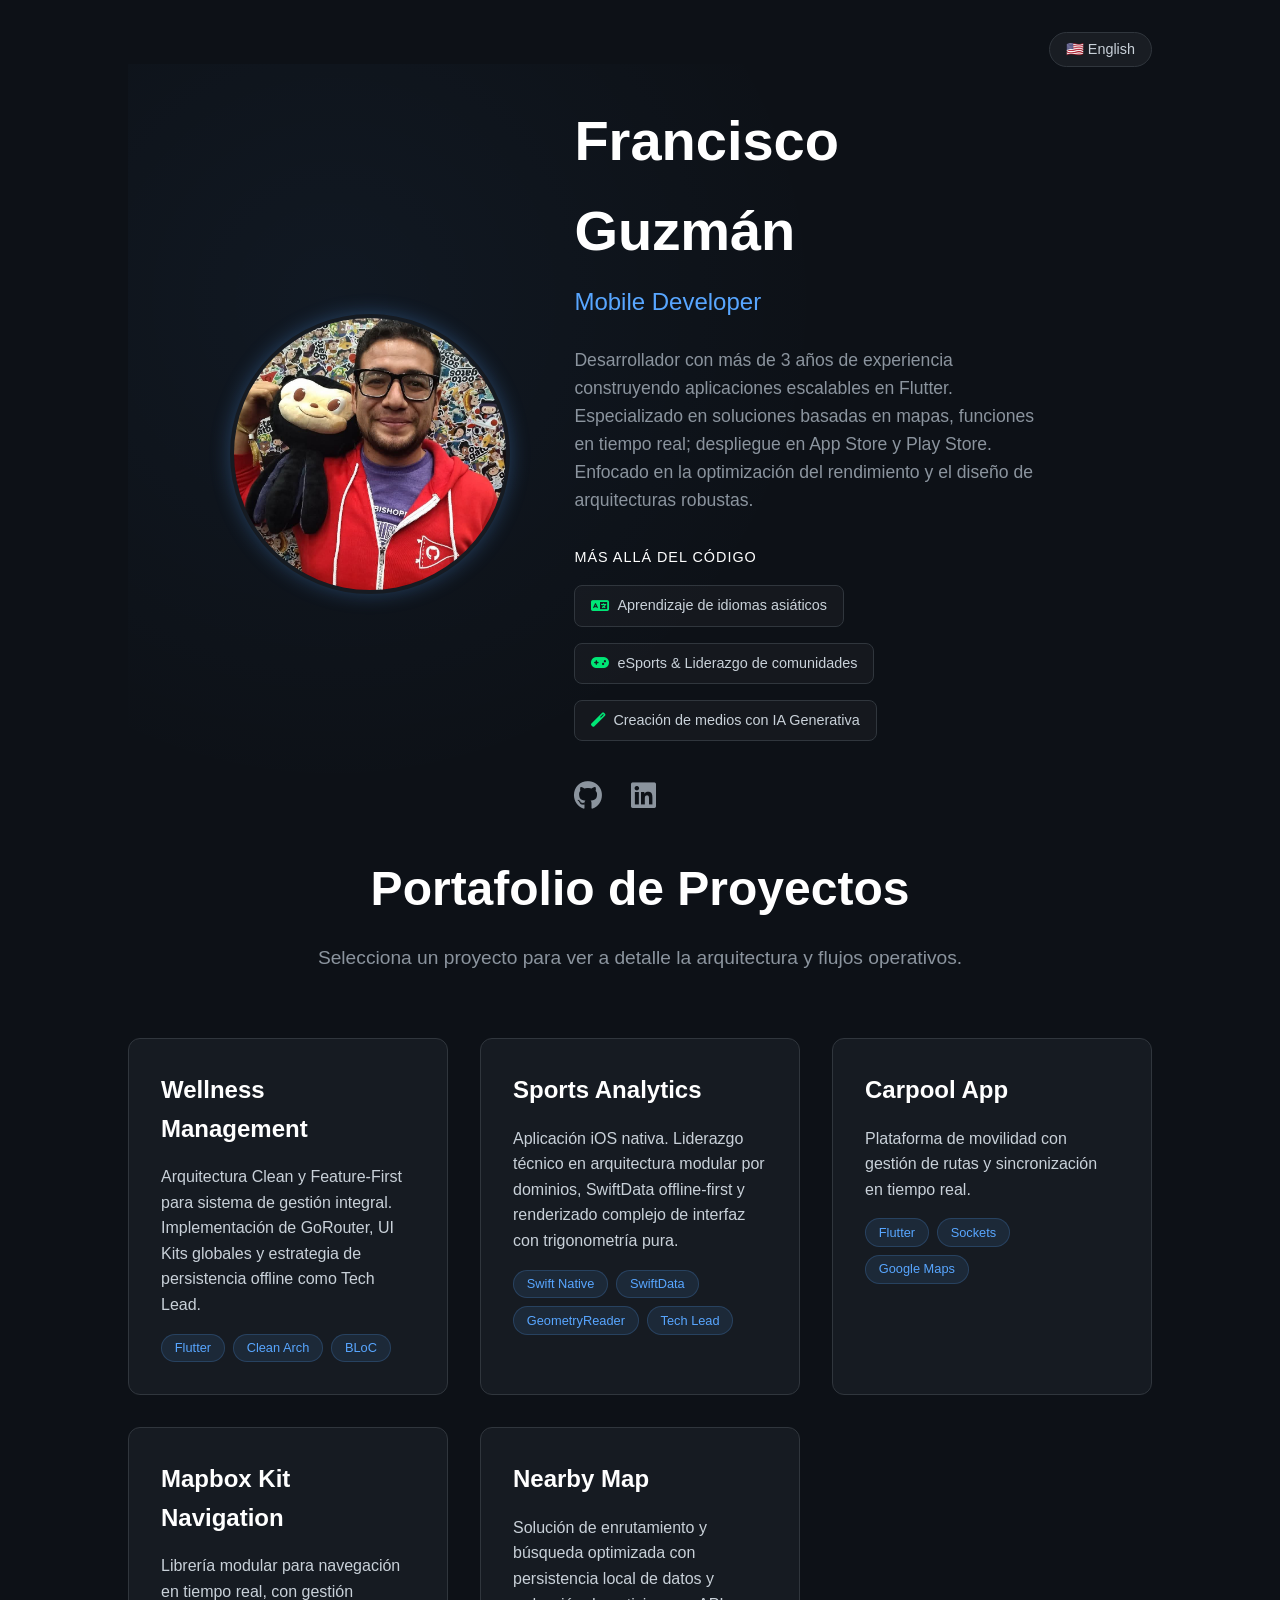
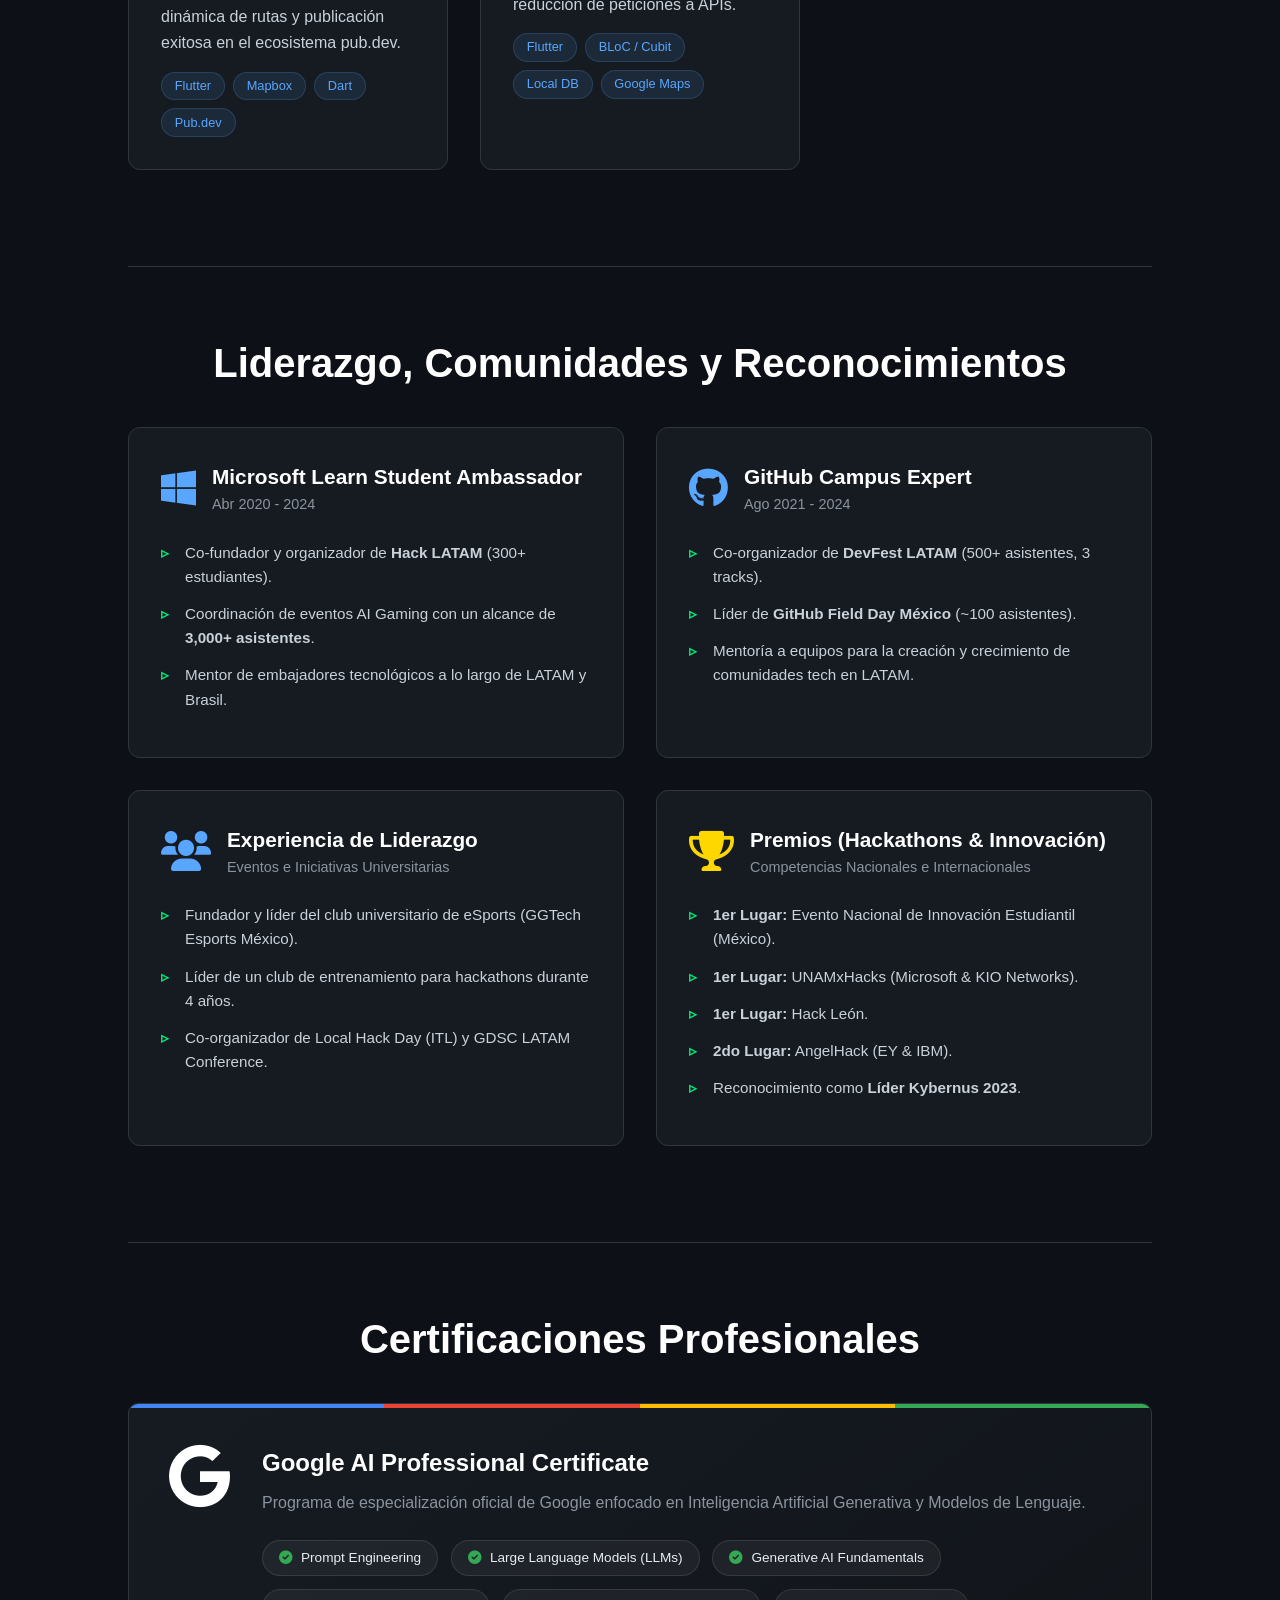
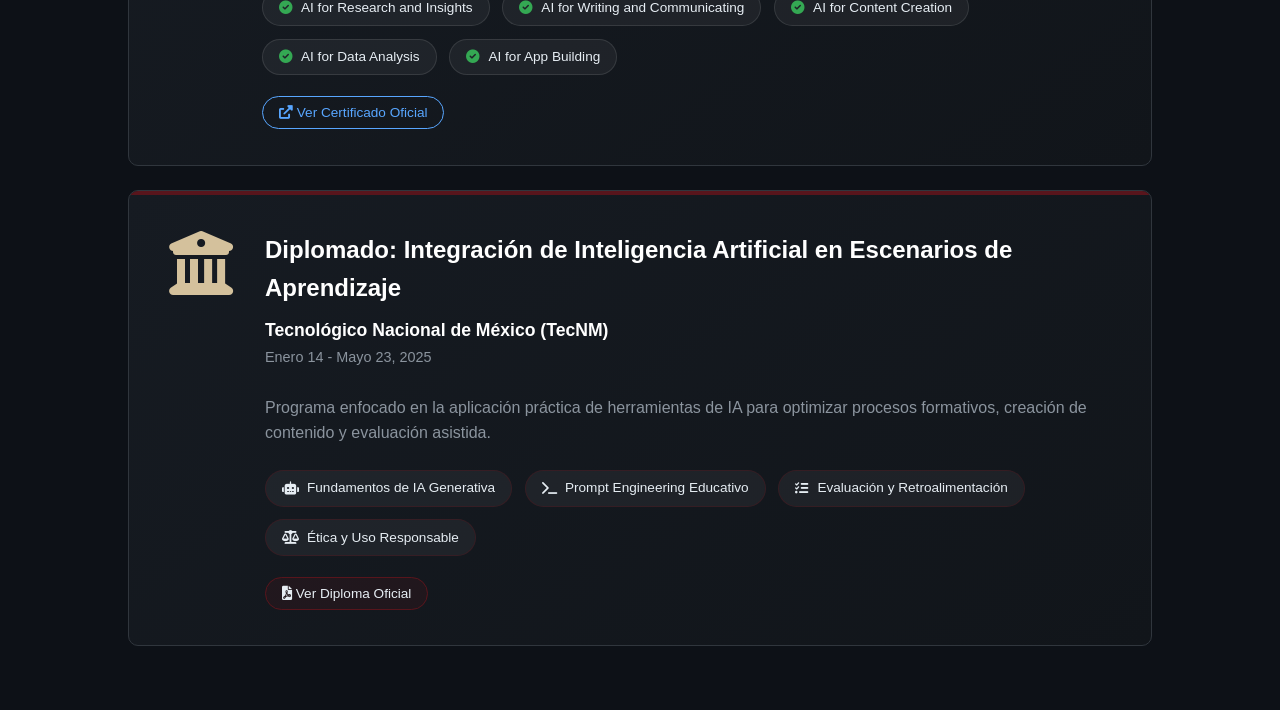
<file: index.html>
<!DOCTYPE html>
<html lang="es">
<head>
    <meta charset="UTF-8">
    <meta name="viewport" content="width=device-width, initial-scale=1.0">
    <title>Francisco Guzmán | Proyectos</title>
    <link rel="stylesheet" href="styles.css">
    <link href="https://cdnjs.cloudflare.com/ajax/libs/font-awesome/6.0.0/css/all.min.css" rel="stylesheet">
    <script src="js/lang.js" defer></script>
</head>
<body>

    <section class="hero">
        <div class="lang-switch-container">
            <button id="lang-toggle" class="lang-btn">🇺🇸 English</button>
        </div>
        <div class="hero-photo-container">
            <img src="assets/paco_g.jpg" alt="Francisco Guzmán" class="profile-img">
        </div>

        <div class="hero-info">
            <h1>Francisco Guzmán</h1>
            <span class="title i18n" data-es="Mobile Developer" data-en="Mobile Developer">Mobile Developer</span>
            
            <p class="description i18n" 
               data-es="Desarrollador con más de 3 años de experiencia construyendo aplicaciones escalables en Flutter. Especializado en soluciones basadas en mapas, funciones en tiempo real; despliegue en App Store y Play Store. Enfocado en la optimización del rendimiento y el diseño de arquitecturas robustas." 
               data-en="Developer with 3+ years of experience building scalable Flutter applications. Specialized in map-based solutions, real-time features; deployment to App Store and Play Store. Focused on performance optimization and robust architecture design.">
                Desarrollador con más de 3 años de experiencia construyendo aplicaciones escalables en Flutter. 
                Especializado en soluciones basadas en mapas, funciones en tiempo real; despliegue en App Store y Play Store. 
                Enfocado en la optimización del rendimiento y el diseño de arquitecturas robustas.
            </p>
            <div class="hobbies-section">
                <p class="hobbies-title i18n" data-es="Más allá del código" data-en="Beyond the code">Más allá del código</p>
                <div class="hobbies-container">
                    <div class="hobby-item i18n" data-es='<i class="fas fa-language"></i> Aprendizaje de idiomas asiáticos' data-en='<i class="fas fa-language"></i> Learning Asian languages'>
                        <i class="fas fa-language"></i> Aprendizaje de idiomas asiáticos
                    </div>
                    <div class="hobby-item i18n" data-es='<i class="fas fa-gamepad"></i> eSports & Liderazgo de comunidades' data-en='<i class="fas fa-gamepad"></i> eSports & Community Leadership'>
                        <i class="fas fa-gamepad"></i> eSports & Liderazgo de comunidades
                    </div>
                    <div class="hobby-item i18n" data-es='<i class="fas fa-magic"></i> Creación de medios con IA Generativa' data-en='<i class="fas fa-magic"></i> Media creation with Generative AI'>
                        <i class="fas fa-magic"></i> Creación de medios con IA Generativa
                    </div>
                </div>
            </div>

            <div style="margin-top: 2rem;">
                <a href="https://github.com/pacomgh" target="_blank" style="color: var(--text-muted); font-size: 1.8rem; margin-right: 1.5rem;"><i class="fab fa-github"></i></a>
                <a href="https://Linkedin.com/in/pacomgh" target="_blank" style="color: var(--text-muted); font-size: 1.8rem;"><i class="fab fa-linkedin"></i></a>
            </div>
        </div>
    </section>

    <header class="home-header">
        <h1 class="i18n" data-es="Portafolio de Proyectos" data-en="Projects Portfolio">Portafolio de Proyectos</h1>
        <p class="i18n" data-es="Selecciona un proyecto para ver a detalle la arquitectura y flujos operativos." data-en="Select a project to see its architecture and operational flows in detail.">Selecciona un proyecto para ver a detalle la arquitectura y flujos operativos.</p>
    </header>

    <div class="grid-container">

        <a href="nuiclinic.html" class="project-card">
            <h3>Wellness Management</h3>
            <p class="i18n" 
               data-es="Arquitectura Clean y Feature-First para sistema de gestión integral. Implementación de GoRouter, UI Kits globales y estrategia de persistencia offline como Tech Lead." 
               data-en="Clean and Feature-First architecture for an all-in-one management system. Implementation of GoRouter, global UI Kits, and offline persistence strategy as Tech Lead.">
               Arquitectura Clean y Feature-First para sistema de gestión integral. Implementación de GoRouter, UI Kits globales y estrategia de persistencia offline como Tech Lead.
            </p>
            <div class="tags">
                <span class="tag-blue">Flutter</span>
                <span class="tag-blue">Clean Arch</span>
                <span class="tag-blue">BLoC</span>
            </div>
        </a>

        <a href="sports.html" class="project-card">
            <h3>Sports Analytics</h3>
            <p class="i18n" 
               data-es="Aplicación iOS nativa. Liderazgo técnico en arquitectura modular por dominios, SwiftData offline-first y renderizado complejo de interfaz con trigonometría pura." 
               data-en="Native iOS application. Technical leadership in domain-driven modular architecture, offline-first SwiftData, and complex UI rendering using pure trigonometry.">
               Aplicación iOS nativa. Liderazgo técnico en arquitectura modular por dominios, SwiftData offline-first y renderizado complejo de interfaz con trigonometría pura.
            </p>
            <div class="tags">
                <span class="tag-blue">Swift Native</span>
                <span class="tag-blue">SwiftData</span>
                <span class="tag-blue">GeometryReader</span>
                <span class="tag-blue">Tech Lead</span>
            </div>
        </a>

        <a href="carpool.html" class="project-card">
            <h3>Carpool App</h3>
            <p class="i18n" data-es="Plataforma de movilidad con gestión de rutas y sincronización en tiempo real." data-en="Mobility platform with route management and real-time synchronization.">Plataforma de movilidad con gestión de rutas y sincronización en tiempo real.</p>
            <div class="tags">
                <span class="tag-blue">Flutter</span>
                <span class="tag-blue">Sockets</span>
                <span class="tag-blue">Google Maps</span>
            </div>
        </a>

        <a href="mapbox_kit.html" class="project-card">
            <h3>Mapbox Kit Navigation</h3>
            <p class="i18n" data-es="Librería modular para navegación en tiempo real, con gestión dinámica de rutas y publicación exitosa en el ecosistema pub.dev." data-en="Modular library for real-time navigation, with dynamic route management and successful publication on the pub.dev ecosystem.">Librería modular para navegación en tiempo real, con gestión dinámica de rutas y publicación exitosa en el ecosistema pub.dev.</p>
            <div class="tags">
                <span class="tag-blue">Flutter</span>
                <span class="tag-blue">Mapbox</span>
                <span class="tag-blue">Dart</span>
                <span class="tag-blue">Pub.dev</span>
            </div>
        </a> 
        
        <a href="nearby_map.html" class="project-card">
            <h3>Nearby Map</h3>
            <p class="i18n" data-es="Solución de enrutamiento y búsqueda optimizada con persistencia local de datos y reducción de peticiones a APIs." data-en="Optimized routing and search solution with local data persistence and reduced API requests.">Solución de enrutamiento y búsqueda optimizada con persistencia local de datos y reducción de peticiones a APIs.</p>
            <div class="tags">
                <span class="tag-blue">Flutter</span>
                <span class="tag-blue">BLoC / Cubit</span>
                <span class="tag-blue">Local DB</span>
                <span class="tag-blue">Google Maps</span>
            </div>
        </a>
    </div>

    <h2 class="section-title i18n" data-es="Liderazgo, Comunidades y Reconocimientos" data-en="Leadership, Communities & Awards">Liderazgo, Comunidades y Reconocimientos</h2>
    
    <div class="community-grid">
        <div class="community-card">
            <div class="community-header">
                <i class="fab fa-windows community-icon"></i>
                <div>
                    <h3>Microsoft Learn Student Ambassador</h3>
                    <h4 class="i18n" data-es="Abr 2020 - 2024" data-en="Apr 2020 - 2024">Abr 2020 - 2024</h4>
                </div>
            </div>
            <ul class="community-list">
                <li class="i18n" data-es="Co-fundador y organizador de <strong>Hack LATAM</strong> (300+ estudiantes)." data-en="Co-founder and organizer of <strong>Hack LATAM</strong> (300+ students).">Co-fundador y organizador de <strong>Hack LATAM</strong> (300+ estudiantes).</li>
                <li class="i18n" data-es="Coordinación de eventos AI Gaming con un alcance de <strong>3,000+ asistentes</strong>." data-en="Coordinated AI Gaming events reaching <strong>3,000+ attendees</strong>.">Coordinación de eventos AI Gaming con un alcance de <strong>3,000+ asistentes</strong>.</li>
                <li class="i18n" data-es="Mentor de embajadores tecnológicos a lo largo de LATAM y Brasil." data-en="Mentored tech ambassadors across LATAM and Brazil.">Mentor de embajadores tecnológicos a lo largo de LATAM y Brasil.</li>
            </ul>
        </div>

        <div class="community-card">
            <div class="community-header">
                <i class="fab fa-github community-icon"></i>
                <div>
                    <h3>GitHub Campus Expert</h3>
                    <h4 class="i18n" data-es="Ago 2021 - 2024" data-en="Aug 2021 - 2024">Ago 2021 - 2024</h4>
                </div>
            </div>
            <ul class="community-list">
                <li class="i18n" data-es="Co-organizador de <strong>DevFest LATAM</strong> (500+ asistentes, 3 tracks)." data-en="Co-organized <strong>DevFest LATAM</strong> (500+ attendees, 3 tracks).">Co-organizador de <strong>DevFest LATAM</strong> (500+ asistentes, 3 tracks).</li>
                <li class="i18n" data-es="Líder de <strong>GitHub Field Day México</strong> (~100 asistentes)." data-en="Led <strong>GitHub Field Day Mexico</strong> (~100 attendees).">Líder de <strong>GitHub Field Day México</strong> (~100 asistentes).</li>
                <li class="i18n" data-es="Mentoría a equipos para la creación y crecimiento de comunidades tech en LATAM." data-en="Mentored teams on creating and growing tech communities across LATAM.">Mentoría a equipos para la creación y crecimiento de comunidades tech en LATAM.</li>
            </ul>
        </div>

        <div class="community-card">
            <div class="community-header">
                <i class="fas fa-users community-icon"></i>
                <div>
                    <h3 class="i18n" data-es="Experiencia de Liderazgo" data-en="Leadership Experience">Experiencia de Liderazgo</h3>
                    <h4 class="i18n" data-es="Eventos e Iniciativas Universitarias" data-en="University Events & Initiatives">Eventos e Iniciativas Universitarias</h4>
                </div>
            </div>
            <ul class="community-list">
                <li class="i18n" data-es="Fundador y líder del club universitario de eSports (GGTech Esports México)." data-en="Founder and leader of the university eSports club (GGTech Esports Mexico).">Fundador y líder del club universitario de eSports (GGTech Esports México).</li>
                <li class="i18n" data-es="Líder de un club de entrenamiento para hackathons durante 4 años." data-en="Led a hackathon training club for 4 years.">Líder de un club de entrenamiento para hackathons durante 4 años.</li>
                <li class="i18n" data-es="Co-organizador de Local Hack Day (ITL) y GDSC LATAM Conference." data-en="Co-organized Local Hack Day (ITL) and GDSC LATAM Conference.">Co-organizador de Local Hack Day (ITL) y GDSC LATAM Conference.</li>
            </ul>
        </div>

        <div class="community-card">
            <div class="community-header">
                <i class="fas fa-trophy community-icon" style="color: #ffd700;"></i>
                <div>
                    <h3 class="i18n" data-es="Premios (Hackathons & Innovación)" data-en="Awards (Hackathons & Innovation)">Premios (Hackathons & Innovación)</h3>
                    <h4 class="i18n" data-es="Competencias Nacionales e Internacionales" data-en="National and International Competitions">Competencias Nacionales e Internacionales</h4>
                </div>
            </div>
            <ul class="community-list">
                <li class="i18n" data-es="<strong>1er Lugar:</strong> Evento Nacional de Innovación Estudiantil (México)." data-en="<strong>1st Place:</strong> National Student Innovation Event (Mexico)."><strong>1er Lugar:</strong> Evento Nacional de Innovación Estudiantil (México).</li>
                <li class="i18n" data-es="<strong>1er Lugar:</strong> UNAMxHacks (Microsoft & KIO Networks)." data-en="<strong>1st Place:</strong> UNAMxHacks (Microsoft & KIO Networks)."><strong>1er Lugar:</strong> UNAMxHacks (Microsoft & KIO Networks).</li>
                <li class="i18n" data-es="<strong>1er Lugar:</strong> Hack León." data-en="<strong>1st Place:</strong> Hack León."><strong>1er Lugar:</strong> Hack León.</li>
                <li class="i18n" data-es="<strong>2do Lugar:</strong> AngelHack (EY & IBM)." data-en="<strong>2nd Place:</strong> AngelHack (EY & IBM)."><strong>2do Lugar:</strong> AngelHack (EY & IBM).</li>
                <li class="i18n" data-es="Reconocimiento como <strong>Líder Kybernus 2023</strong>." data-en="Recognized as <strong>Kybernus Leader 2023</strong>.">Reconocimiento como <strong>Líder Kybernus 2023</strong>.</li>
            </ul>
        </div>
    </div>

    <h2 class="section-title i18n" data-es="Certificaciones Profesionales" data-en="Professional Certifications">Certificaciones Profesionales</h2>
    
    <div class="cert-grid">
        
        <div class="cert-card premium">
            <i class="fab fa-google cert-icon" style="font-size: 4rem; color: #fff;"></i>
            
            <div class="premium-content">
                <h3>Google AI Professional Certificate</h3>
                <p class="i18n" data-es="Programa de especialización oficial de Google enfocado en Inteligencia Artificial Generativa y Modelos de Lenguaje." data-en="Official Google specialization program focused on Generative Artificial Intelligence and Large Language Models.">Programa de especialización oficial de Google enfocado en Inteligencia Artificial Generativa y Modelos de Lenguaje.</p>
                
                <div class="sub-certs-tags">
                    <span class="sub-cert-tag"><i class="fas fa-check-circle" style="color: #34A853;"></i>Prompt Engineering</span>
                    <span class="sub-cert-tag"><i class="fas fa-check-circle" style="color: #34A853;"></i>Large Language Models (LLMs)</span>
                    <span class="sub-cert-tag"><i class="fas fa-check-circle" style="color: #34A853;"></i>Generative AI Fundamentals</span>
                    <span class="sub-cert-tag"><i class="fas fa-check-circle" style="color: #34A853;"></i>AI for Research and Insights</span>
                    <span class="sub-cert-tag"><i class="fas fa-check-circle" style="color: #34A853;"></i>AI for Writing and Communicating</span>
                    <span class="sub-cert-tag"><i class="fas fa-check-circle" style="color: #34A853;"></i>AI for Content Creation</span>
                    <span class="sub-cert-tag"><i class="fas fa-check-circle" style="color: #34A853;"></i>AI for Data Analysis</span>
                    <span class="sub-cert-tag"><i class="fas fa-check-circle" style="color: #34A853;"></i>AI for App Building</span>
                </div>

                <a href="https://www.credly.com/badges/00ebe5a5-2566-4bf3-b930-1bf9bbb249e8/public_url" class="btn-cert i18n" data-es='<i class="fas fa-external-link-alt"></i> Ver Certificado Oficial' data-en='<i class="fas fa-external-link-alt"></i> View Official Certificate' target="_blank" rel="noopener noreferrer">
                    <i class="fas fa-external-link-alt"></i> Ver Certificado Oficial
                </a>
            </div>
        </div>

        <div class="cert-card premium premium-tecnm">
            <i class="fas fa-university cert-icon" style="font-size: 4rem; color: #D4C19C;"></i>
            
            <div class="premium-content">
                <h3 class="i18n" data-es="Diplomado: Integración de Inteligencia Artificial en Escenarios de Aprendizaje" data-en="Diploma: Integration of Artificial Intelligence in Learning Environments">Diplomado: Integración de Inteligencia Artificial en Escenarios de Aprendizaje</h3>
                <p>
                    <strong class="i18n" data-es="Tecnológico Nacional de México (TecNM)" data-en="National Technological Institute of Mexico (TecNM)" style="color: #fff; font-size: 1.1rem;">Tecnológico Nacional de México (TecNM)</strong><br>
                    <span class="i18n" data-es="Enero 14 - Mayo 23, 2025" data-en="January 14 - May 23, 2025" style="font-size: 0.9rem;">Enero 14 - Mayo 23, 2025</span><br><br>
                    <span class="i18n" data-es="Programa enfocado en la aplicación práctica de herramientas de IA para optimizar procesos formativos, creación de contenido y evaluación asistida." data-en="Program focused on the practical application of AI tools to optimize educational processes, content creation, and assisted evaluation.">Programa enfocado en la aplicación práctica de herramientas de IA para optimizar procesos formativos, creación de contenido y evaluación asistida.</span>
                </p>
                
                <div class="sub-certs-tags">
                    <span class="sub-cert-tag i18n" data-es='<i class="fas fa-robot" style="color: #e6edf3;"></i> Fundamentos de IA Generativa' data-en='<i class="fas fa-robot" style="color: #e6edf3;"></i> Generative AI Fundamentals'>
                        <i class="fas fa-robot" style="color: #e6edf3;"></i> Fundamentos de IA Generativa
                    </span>
                    <span class="sub-cert-tag i18n" data-es='<i class="fas fa-terminal" style="color: #e6edf3;"></i> Prompt Engineering Educativo' data-en='<i class="fas fa-terminal" style="color: #e6edf3;"></i> Educational Prompt Engineering'>
                        <i class="fas fa-terminal" style="color: #e6edf3;"></i> Prompt Engineering Educativo
                    </span>
                    <span class="sub-cert-tag i18n" data-es='<i class="fas fa-tasks" style="color: #e6edf3;"></i> Evaluación y Retroalimentación' data-en='<i class="fas fa-tasks" style="color: #e6edf3;"></i> Evaluation and Feedback'>
                        <i class="fas fa-tasks" style="color: #e6edf3;"></i> Evaluación y Retroalimentación
                    </span>
                    <span class="sub-cert-tag i18n" data-es='<i class="fas fa-balance-scale" style="color: #e6edf3;"></i> Ética y Uso Responsable' data-en='<i class="fas fa-balance-scale" style="color: #e6edf3;"></i> Ethics and Responsible Use'>
                        <i class="fas fa-balance-scale" style="color: #e6edf3;"></i> Ética y Uso Responsable
                    </span>
                </div>

                <a href="https://drive.google.com/file/d/1ixjvuTrRqzjVGYi3NQLY2xaQPGHPBDfU/view?usp=sharing" class="btn-cert i18n" data-es='<i class="fas fa-file-pdf"></i> Ver Diploma Oficial' data-en='<i class="fas fa-file-pdf"></i> View Official Diploma' target="_blank" rel="noopener noreferrer" style="border-color: #58151c; color: #e6edf3; background-color: rgba(88, 21, 28, 0.2);">
                    <i class="fas fa-file-pdf"></i> Ver Diploma Oficial
                </a>
            </div>
        </div>
    </div>

</body>
</html>
</file>
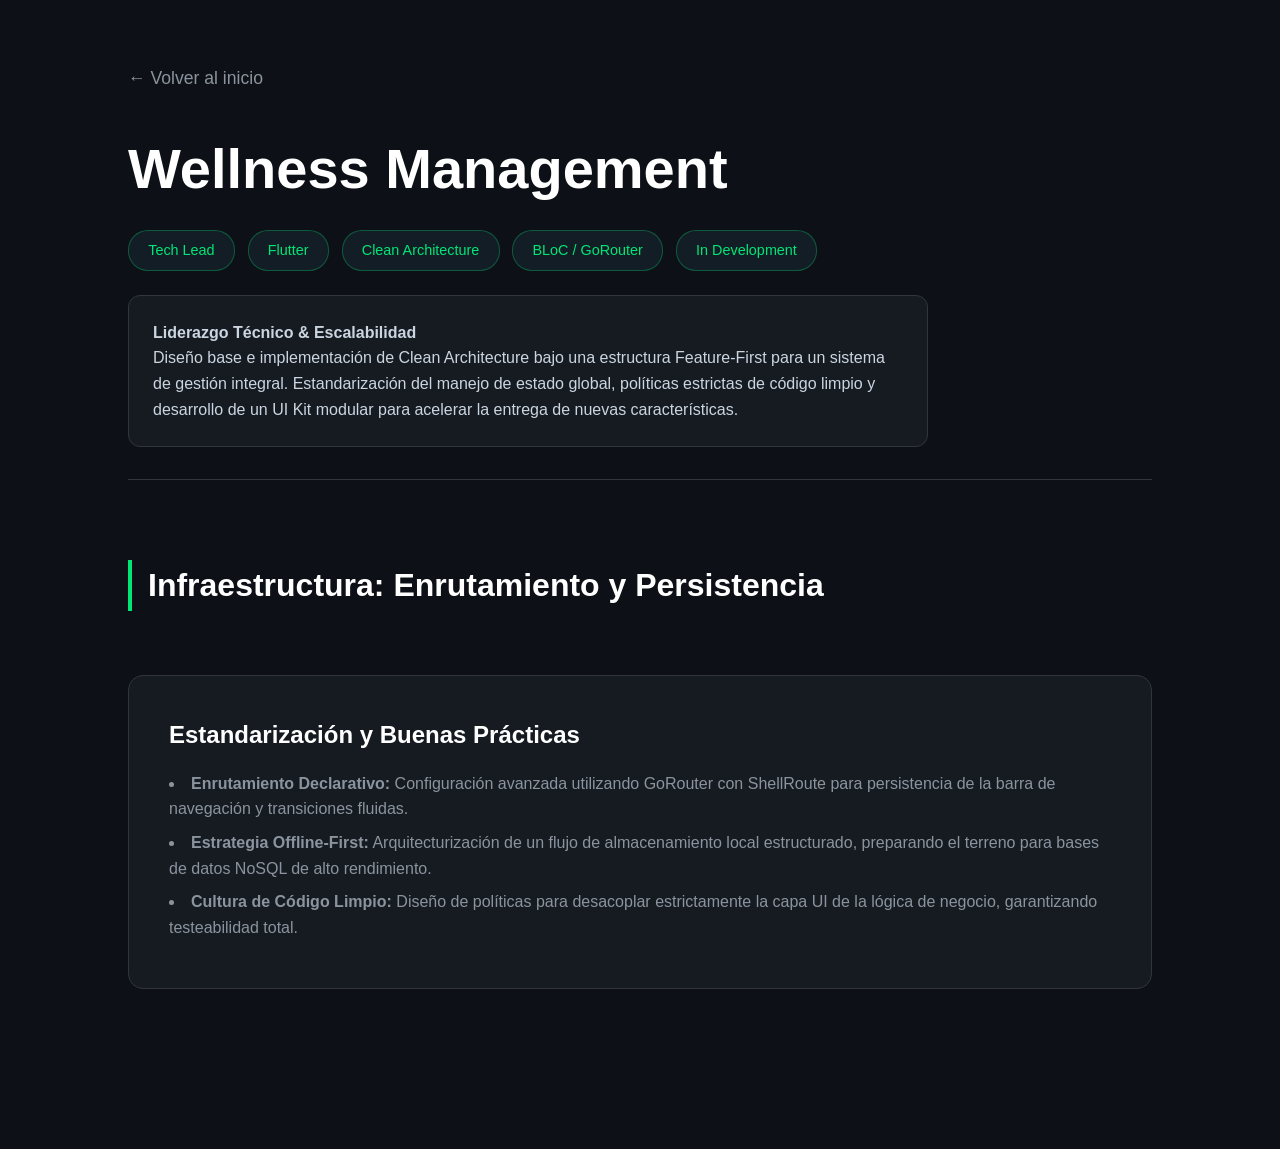
<file: nuiclinic.html>
<!DOCTYPE html>
<html lang="es">
<head>
    <meta charset="UTF-8">
    <meta name="viewport" content="width=device-width, initial-scale=1.0">
    <title>Wellness Management | Tech Lead</title>
    <link href="https://cdnjs.cloudflare.com/ajax/libs/font-awesome/6.0.0/css/all.min.css" rel="stylesheet">
    <link rel="stylesheet" href="styles.css">
    <script src="js/lang.js" defer></script>
    <style>
        /* Estilo especial para imágenes de arquitectura en lugar de teléfonos */
        .architecture-wrapper {
            flex: 1;
            background: var(--surface-color);
            border: 1px solid var(--border-color);
            border-radius: 15px;
            padding: 1rem;
            display: flex;
            align-items: center;
            justify-content: center;
            overflow: hidden;
        }
        .architecture-img {
            width: 100%;
            height: auto;
            border-radius: 8px;
            opacity: 0.9;
        }
    </style>
</head>
<body>

    <a href="index.html" class="back-btn i18n" data-es="← Volver al inicio" data-en="← Back to home">← Volver al inicio</a>

    <div class="project-header">
        <h1>Wellness Management</h1>
        <div class="tech-tags">
            <span class="tech-badge-green">Tech Lead</span>
            <span class="tech-badge-green">Flutter</span>
            <span class="tech-badge-green">Clean Architecture</span>
            <span class="tech-badge-green">BLoC / GoRouter</span>
            <span class="tech-badge-green">In Development</span>
        </div>
        <div class="project-summary">
            <p class="i18n" 
               data-es="<strong>Liderazgo Técnico & Escalabilidad</strong><br>Diseño base e implementación de Clean Architecture bajo una estructura Feature-First para un sistema de gestión integral. Estandarización del manejo de estado global, políticas estrictas de código limpio y desarrollo de un UI Kit modular para acelerar la entrega de nuevas características." 
               data-en="<strong>Technical Leadership & Scalability</strong><br>Base design and implementation of Clean Architecture under a Feature-First structure for a comprehensive management system. Standardization of global state management, strict clean code policies, and development of a modular UI Kit to accelerate feature delivery.">
               <strong>Liderazgo Técnico & Escalabilidad</strong><br>Diseño base e implementación de Clean Architecture bajo una estructura Feature-First para un sistema de gestión integral. Estandarización del manejo de estado global, políticas estrictas de código limpio y desarrollo de un UI Kit modular para acelerar la entrega de nuevas características.
            </p>
        </div>
    </div>

    <div class="flow-section">
        <h2 class="flow-title i18n" data-es="Infraestructura: Enrutamiento y Persistencia" data-en="Infrastructure: Routing and Persistence">Infraestructura: Enrutamiento y Persistencia</h2>
        
        <div class="flow-container">
            <!-- <div class="architecture-wrapper">
                <img src="assets/nuiclinic_architecture.png" alt="Clean Architecture Diagram" class="architecture-img">
            </div> -->

            <div class="flow-description">
                <h3 class="i18n" data-es="Estandarización y Buenas Prácticas" data-en="Standardization and Best Practices">Estandarización y Buenas Prácticas</h3>
                <!-- <p class="i18n" data-es="Como Tech Lead, la prioridad fue establecer cimientos robustos que permitan el crecimiento del equipo de desarrollo sin acumular deuda técnica." data-en="As Tech Lead, the priority was to establish robust foundations that allow the development team to grow without accumulating technical debt.">Como Tech Lead, la prioridad fue establecer cimientos robustos que permitan el crecimiento del equipo de desarrollo sin acumular deuda técnica.</p> -->
                <ul>
                    <li class="i18n" data-es="<strong>Enrutamiento Declarativo:</strong> Configuración avanzada utilizando GoRouter con ShellRoute para persistencia de la barra de navegación y transiciones fluidas." data-en="<strong>Declarative Routing:</strong> Advanced configuration using GoRouter with ShellRoute for navigation bar persistence and fluid transitions."><strong>Enrutamiento Declarativo:</strong> Configuración avanzada utilizando GoRouter con ShellRoute para persistencia de la barra de navegación y transiciones fluidas.</li>
                    <li class="i18n" data-es="<strong>Estrategia Offline-First:</strong> Arquitecturización de un flujo de almacenamiento local estructurado, preparando el terreno para bases de datos NoSQL de alto rendimiento." data-en="<strong>Offline-First Strategy:</strong> Architecting a structured local storage flow, paving the way for high-performance NoSQL databases."><strong>Estrategia Offline-First:</strong> Arquitecturización de un flujo de almacenamiento local estructurado, preparando el terreno para bases de datos NoSQL de alto rendimiento.</li>
                    <li class="i18n" data-es="<strong>Cultura de Código Limpio:</strong> Diseño de políticas para desacoplar estrictamente la capa UI de la lógica de negocio, garantizando testeabilidad total." data-en="<strong>Clean Code Culture:</strong> Policy design to strictly decouple the UI layer from business logic, ensuring complete testability."><strong>Cultura de Código Limpio:</strong> Diseño de políticas para desacoplar estrictamente la capa UI de la lógica de negocio, garantizando testeabilidad total.</li>
                </ul>
            </div>
        </div>
    </div>

</body>
</html>
</file>
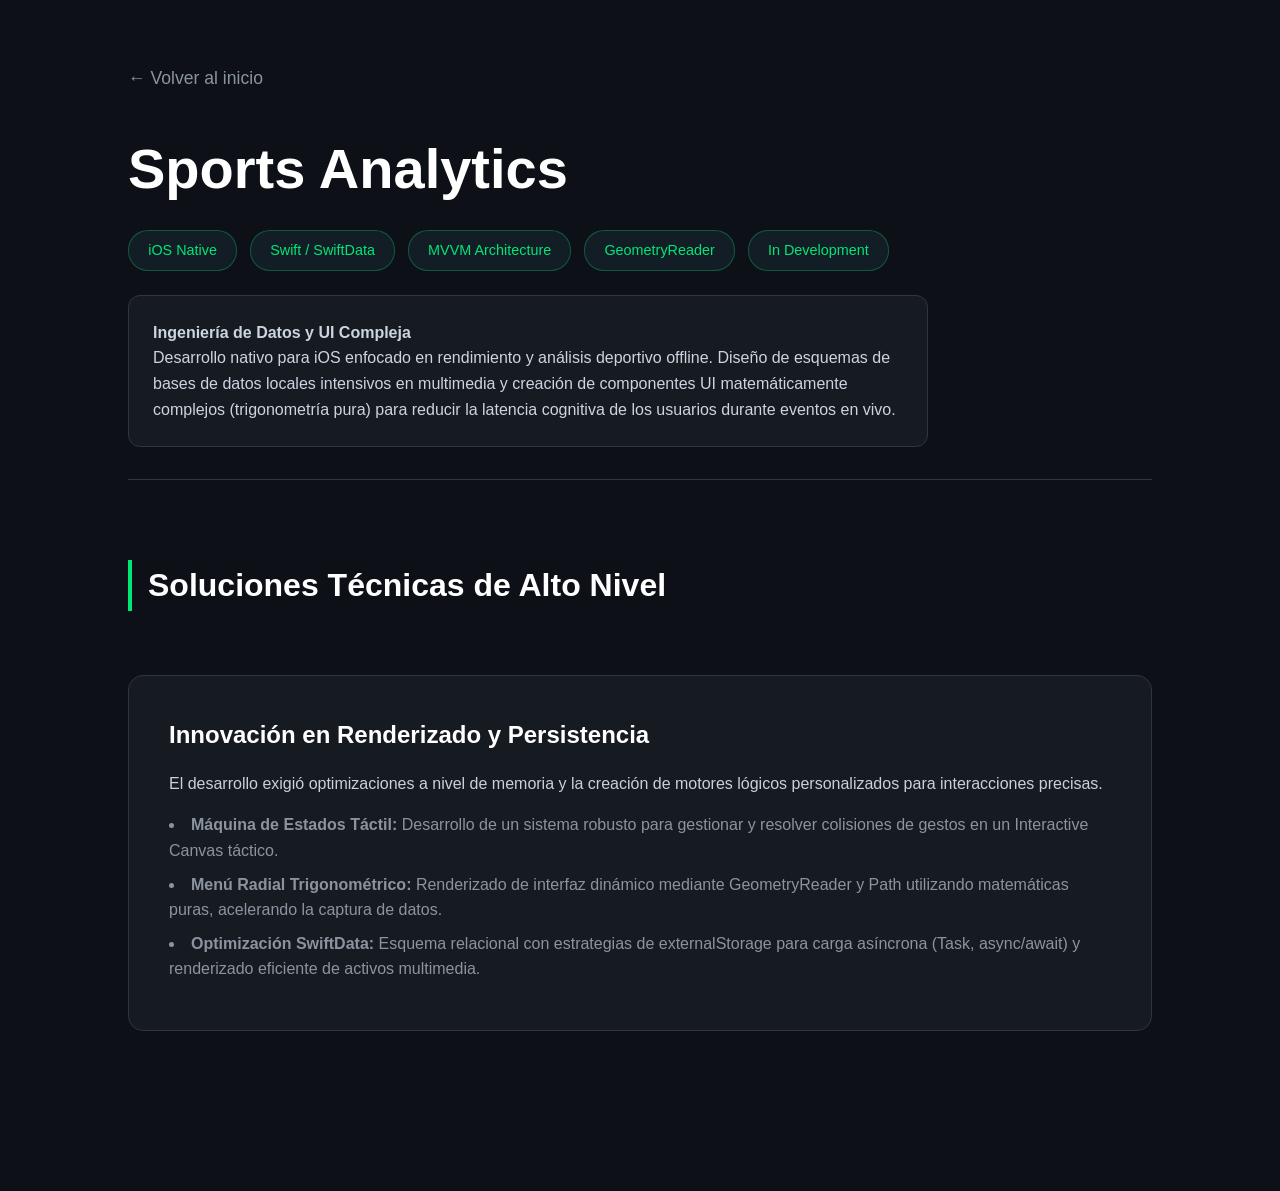
<file: sports.html>
<!DOCTYPE html>
<html lang="es">
<head>
    <meta charset="UTF-8">
    <meta name="viewport" content="width=device-width, initial-scale=1.0">
    <title>Sports Analytics | iOS Native</title>
    <link href="https://cdnjs.cloudflare.com/ajax/libs/font-awesome/6.0.0/css/all.min.css" rel="stylesheet">
    <link rel="stylesheet" href="styles.css">
    <script src="js/lang.js" defer></script>
    <style>
        .architecture-wrapper {
            flex: 1;
            background: var(--surface-color);
            border: 1px solid var(--border-color);
            border-radius: 15px;
            padding: 1rem;
            display: flex;
            align-items: center;
            justify-content: center;
            overflow: hidden;
        }
        .architecture-img {
            width: 100%;
            height: auto;
            border-radius: 8px;
        }
    </style>
</head>
<body>

    <a href="index.html" class="back-btn i18n" data-es="← Volver al inicio" data-en="← Back to home">← Volver al inicio</a>

    <div class="project-header">
        <h1>Sports Analytics</h1>
        <div class="tech-tags">
            <span class="tech-badge-green">iOS Native</span>
            <span class="tech-badge-green">Swift / SwiftData</span>
            <span class="tech-badge-green">MVVM Architecture</span>
            <span class="tech-badge-green">GeometryReader</span>
            <span class="tech-badge-green">In Development</span>
        </div>
        <div class="project-summary">
            <p class="i18n" 
               data-es="<strong>Ingeniería de Datos y UI Compleja</strong><br>Desarrollo nativo para iOS enfocado en rendimiento y análisis deportivo offline. Diseño de esquemas de bases de datos locales intensivos en multimedia y creación de componentes UI matemáticamente complejos (trigonometría pura) para reducir la latencia cognitiva de los usuarios durante eventos en vivo." 
               data-en="<strong>Data Engineering & Complex UI</strong><br>Native iOS development focused on performance and offline sports analytics. Design of multimedia-intensive local database schemas and creation of mathematically complex UI components (pure trigonometry) to reduce user cognitive latency during live events.">
               <strong>Ingeniería de Datos y UI Compleja</strong><br>Desarrollo nativo para iOS enfocado en rendimiento y análisis deportivo offline. Diseño de esquemas de bases de datos locales intensivos en multimedia y creación de componentes UI matemáticamente complejos (trigonometría pura) para reducir la latencia cognitiva de los usuarios durante eventos en vivo.
            </p>
        </div>
    </div>

    <div class="flow-section">
        <h2 class="flow-title i18n" data-es="Soluciones Técnicas de Alto Nivel" data-en="High-Level Technical Solutions">Soluciones Técnicas de Alto Nivel</h2>
        
        <div class="flow-container">
            <!-- <div class="architecture-wrapper">
                <img src="assets/bscout_data_model.png" alt="SwiftData offline architecture" class="architecture-img">
            </div> -->

            <div class="flow-description">
                <h3 class="i18n" data-es="Innovación en Renderizado y Persistencia" data-en="Innovation in Rendering and Persistence">Innovación en Renderizado y Persistencia</h3>
                <p class="i18n" data-es="El desarrollo exigió optimizaciones a nivel de memoria y la creación de motores lógicos personalizados para interacciones precisas." data-en="The development required memory-level optimizations and the creation of custom logic engines for precise interactions.">El desarrollo exigió optimizaciones a nivel de memoria y la creación de motores lógicos personalizados para interacciones precisas.</p>
                <ul>
                    <li class="i18n" data-es="<strong>Máquina de Estados Táctil:</strong> Desarrollo de un sistema robusto para gestionar y resolver colisiones de gestos en un Interactive Canvas táctico." data-en="<strong>Touch State Machine:</strong> Development of a robust system to manage and resolve gesture collisions on a tactical Interactive Canvas."><strong>Máquina de Estados Táctil:</strong> Desarrollo de un sistema robusto para gestionar y resolver colisiones de gestos en un Interactive Canvas táctico.</li>
                    <li class="i18n" data-es="<strong>Menú Radial Trigonométrico:</strong> Renderizado de interfaz dinámico mediante GeometryReader y Path utilizando matemáticas puras, acelerando la captura de datos." data-en="<strong>Trigonometric Radial Menu:</strong> Dynamic interface rendering via GeometryReader and Path using pure mathematics, accelerating data capture."><strong>Menú Radial Trigonométrico:</strong> Renderizado de interfaz dinámico mediante GeometryReader y Path utilizando matemáticas puras, acelerando la captura de datos.</li>
                    <li class="i18n" data-es="<strong>Optimización SwiftData:</strong> Esquema relacional con estrategias de externalStorage para carga asíncrona (Task, async/await) y renderizado eficiente de activos multimedia." data-en="<strong>SwiftData Optimization:</strong> Relational schema with externalStorage strategies for asynchronous loading (Task, async/await) and efficient multimedia asset rendering."><strong>Optimización SwiftData:</strong> Esquema relacional con estrategias de externalStorage para carga asíncrona (Task, async/await) y renderizado eficiente de activos multimedia.</li>
                </ul>
            </div>
        </div>
    </div>

</body>
</html>
</file>
<file: styles.css>
/* =========================================
   VARIABLES GLOBALES (Paleta Unificada)
   ========================================= */
:root {
    --bg-color: #0d1117;
    --surface-color: #161b22;
    --border-color: #30363d;
    --text-main: #c9d1d9;
    --text-muted: #8b949e;
    --primary-blue: #58a6ff;
    --primary-green: #00e676;
}

/* =========================================
   ESTILOS GENERALES
   ========================================= */
* { 
    margin: 0; 
    padding: 0; 
    box-sizing: border-box; 
    font-family: -apple-system, BlinkMacSystemFont, "Segoe UI", Roboto, Helvetica, Arial, sans-serif; 
}

body { 
    background-color: var(--bg-color); 
    color: var(--text-main); 
    line-height: 1.6; 
    padding: 4rem 10%; 
}

a {
    text-decoration: none;
    color: inherit;
}


/* =========================================
   BOTÓN DE IDIOMA
   ========================================= */
   .lang-switch-container {
    position: absolute;
    top: 2rem;
    right: 10%;
    z-index: 100;
    }

    .lang-btn {
        background: rgba(255, 255, 255, 0.05);
        border: 1px solid var(--border-color);
        color: var(--text-main);
        padding: 0.5rem 1rem;
        border-radius: 20px;
        cursor: pointer;
        font-size: 0.9rem;
        transition: all 0.2s ease;
        display: flex;
        align-items: center;
        gap: 0.5rem;
    }

    .lang-btn:hover {
        border-color: var(--primary-blue);
        background: rgba(88, 166, 255, 0.1);
    }

    @media (max-width: 968px) {
        .lang-switch-container {
            position: relative;
            top: 0;
            right: 0;
            margin-bottom: 2rem;
            display: flex;
            justify-content: center;
        }
    }
/* =========================================
   NUEVA SECCIÓN HERO (Presentación)
   ========================================= */
   .hero {
    min-height: 80vh;
    display: flex;
    align-items: center;
    justify-content: center;
    gap: 4rem;
    padding: 2rem 10%;
    background: radial-gradient(circle at 20% 30%, rgba(88, 166, 255, 0.05) 0%, transparent 50%);
}

.hero-photo-container {
    flex-shrink: 0;
}

.profile-img {
    width: 280px;
    height: 280px;
    border-radius: 50%;
    object-fit: cover;
    border: 4px solid var(--surface-color);
    box-shadow: 0 0 20px rgba(88, 166, 255, 0.3);
    background-color: var(--surface-color); /* Placeholder en lo que subes tu foto */
}

.hero-info {
    max-width: 700px;
}

.hero-info h1 {
    font-size: 3.5rem;
    color: #fff;
    margin-bottom: 0.5rem;
}

.hero-info .title {
    font-size: 1.5rem;
    color: var(--primary-blue);
    font-weight: 500;
    margin-bottom: 1.5rem;
    display: block;
}

.hero-info .description {
    font-size: 1.1rem;
    color: var(--text-muted);
    margin-bottom: 2rem;
}

/* Estilos para Hobbies */
.hobbies-title {
    font-size: 0.9rem;
    text-transform: uppercase;
    letter-spacing: 1px;
    color: #fff;
    margin-bottom: 1rem;
}

.hobbies-container {
    display: flex;
    flex-wrap: wrap;
    gap: 1rem;
}

.hobby-item {
    display: flex;
    align-items: center;
    gap: 0.5rem;
    background: rgba(255, 255, 255, 0.03);
    padding: 0.5rem 1rem;
    border-radius: 8px;
    font-size: 0.9rem;
    border: 1px solid var(--border-color);
}

.hobby-item i {
    color: var(--primary-green);
}

/* Responsivo para móviles */
@media (max-width: 968px) {
    .hero {
        flex-direction: column;
        text-align: center;
        padding-top: 6rem;
    }
    .hero-info h1 { font-size: 2.5rem; }
    .hobbies-container { justify-content: center; }
}

/* =========================================
   RESPONSIVIDAD PARA MÓVILES (Tablets y Celulares)
   ========================================= */
   @media (max-width: 968px) {
    /* Apilamos la sección principal (Videos arriba, Texto abajo) */
    .flow-container { 
        flex-direction: column; 
        align-items: center; 
    }
    
    /* Apilamos los teléfonos uno debajo del otro */
    .phones-wrapper {
        flex-direction: column;
        align-items: center;
        gap: 3rem; /* Damos un poco más de espacio entre los dos teléfonos */
        width: 100%;
    }

    /* Le quitamos el efecto de "desfase" al segundo teléfono para que quede alineado */
    .device:nth-child(2) { 
        transform: translateY(0); 
    }

    /* Ajustamos el texto para que ocupe todo el ancho */
    .flow-description { 
        width: 100%; 
        margin-top: 1rem; 
    }
    
    /* Ajustes generales para que la página no se desborde en el S23 Ultra */
    body {
        padding: 2rem 5%;
    }
    
    .project-header h1 {
        font-size: 2.5rem;
    }
}

/* =========================================
   PANTALLA PRINCIPAL (index.html)
   ========================================= */
.home-header { 
    margin-bottom: 4rem; 
    text-align: center; 
}

.home-header h1 { 
    font-size: 3rem; 
    color: #fff; 
    margin-bottom: 1rem; 
}

.home-header p { 
    font-size: 1.2rem; 
    color: var(--text-muted); 
}

.grid-container {
    display: grid;
    grid-template-columns: repeat(auto-fill, minmax(320px, 1fr));
    gap: 2rem;
}

.project-card {
    background-color: var(--surface-color);
    border: 1px solid var(--border-color);
    border-radius: 12px;
    padding: 2rem;
    transition: transform 0.2s, border-color 0.2s;
    display: flex;
    flex-direction: column;
    gap: 1rem;
}

.project-card:hover {
    transform: translateY(-5px);
    border-color: var(--primary-blue);
}

.project-card h3 { 
    color: #fff; 
    font-size: 1.5rem; 
}

.tags { 
    display: flex; 
    gap: 0.5rem; 
    flex-wrap: wrap; 
}

/* Etiqueta Azul (Usada en el Grid) */
.tag-blue { 
    background: rgba(88, 166, 255, 0.1); 
    color: var(--primary-blue); 
    padding: 0.2rem 0.8rem; 
    border-radius: 15px; 
    font-size: 0.8rem; 
    border: 1px solid rgba(88, 166, 255, 0.2); 
}

/* =========================================
   PÁGINA DE DETALLE (carpool.html)
   ========================================= */
a.back-btn { 
    color: var(--text-muted); 
    margin-bottom: 2rem; 
    display: inline-block; 
    font-size: 1.1rem; 
}

a.back-btn:hover { 
    color: #fff; 
}

.project-header { 
    margin-bottom: 5rem; 
    border-bottom: 1px solid var(--border-color); 
    padding-bottom: 2rem; 
}

.project-header h1 { 
    font-size: 3.5rem; 
    margin-bottom: 1rem; 
    color: #fff;
}

.tech-tags { 
    display: flex; 
    gap: 0.8rem; 
    margin-bottom: 1.5rem; 
}

/* Etiqueta Verde (Usada en el Header del Proyecto) */
.tech-badge-green { 
    background: #131d26; 
    padding: 0.5rem 1.2rem; 
    border-radius: 20px; 
    font-size: 0.9rem; 
    color: var(--primary-green); 
    border: 1px solid rgba(0, 230, 118, 0.3); 
}

.project-summary { 
    background: var(--surface-color); 
    padding: 1.5rem; 
    border-radius: 12px; 
    border: 1px solid var(--border-color); 
    color: #cbd5e0; 
    max-width: 800px; 
}

.flow-section { 
    margin-bottom: 6rem; 
}

.flow-title { 
    font-size: 2rem; 
    margin-bottom: 2rem; 
    border-left: 4px solid var(--primary-green); 
    padding-left: 1rem; 
    color: #fff;
}

.flow-container { 
    display: flex; 
    gap: 4rem; 
    align-items: flex-start; 
}

.phones-wrapper { 
    display: flex; 
    gap: 1.5rem; 
    flex: 1; 
    justify-content: center; 
    position: relative; 
}

.device {
    width: 240px; 
    height: 500px;
    background: #000; 
    border-radius: 30px;
    border: 6px solid var(--border-color);
    position: relative; 
    overflow: hidden;
    box-shadow: 0 10px 30px rgba(0,0,0,0.5);
}

.device:nth-child(2) { 
    transform: translateY(40px); 
}

.device-label {
    position: absolute; 
    bottom: 15px; 
    left: 50%; 
    transform: translateX(-50%);
    background: rgba(0,0,0,0.8); 
    color: white; 
    padding: 4px 12px;
    border-radius: 10px; 
    font-size: 0.75rem; 
    z-index: 10; 
    width: max-content;
}

.device video { 
    width: 100%; 
    height: 100%; 
    object-fit: cover; 
}

.flow-description { 
    flex: 1; 
    background: var(--surface-color); 
    padding: 2.5rem; 
    border-radius: 15px; 
    border: 1px solid var(--border-color); 
    margin-top: 2rem; 
}

.flow-description h3 { 
    font-size: 1.5rem; 
    color: #fff; 
    margin-bottom: 1rem; 
}

.flow-description ul { 
    list-style-position: inside; 
    color: var(--text-muted); 
    margin-top: 1rem; 
}

.flow-description li { 
    margin-bottom: 0.5rem; 
}

/* Responsividad para Móviles */
@media (max-width: 968px) {
    .flow-container { 
        flex-direction: column; 
        align-items: center; 
    }
    .flow-description { 
        width: 100%; 
        margin-top: 4rem; 
    }
}

/* =========================================
   SECCIONES ADICIONALES (Liderazgo y Certs)
   ========================================= */
.section-title {
    font-size: 2.5rem;
    color: #fff;
    margin: 6rem 0 2rem 0;
    text-align: center;
    border-top: 1px solid var(--border-color);
    padding-top: 4rem;
}

.community-grid {
    display: grid;
    grid-template-columns: repeat(auto-fit, minmax(350px, 1fr));
    gap: 2rem;
}

.community-card {
    background-color: var(--surface-color);
    border: 1px solid var(--border-color);
    border-radius: 12px;
    padding: 2rem;
    transition: transform 0.2s;
}

.community-card:hover {
    transform: translateY(-5px);
    border-color: var(--primary-green);
}

.community-header {
    display: flex;
    align-items: center;
    gap: 1rem;
    margin-bottom: 1.5rem;
}

.community-icon {
    font-size: 2.5rem;
    color: var(--primary-blue);
}

.community-card h3 {
    color: #fff;
    font-size: 1.3rem;
}

.community-card h4 {
    color: var(--text-muted);
    font-size: 0.9rem;
    font-weight: 400;
}

.community-list {
    list-style-type: none;
}

.community-list li {
    margin-bottom: 0.8rem;
    position: relative;
    padding-left: 1.5rem;
    font-size: 0.95rem;
}

.community-list li::before {
    content: "▹";
    position: absolute;
    left: 0;
    color: var(--primary-green);
    font-weight: bold;
}

/* Certificaciones */
.cert-grid {
    display: grid;
    grid-template-columns: repeat(auto-fill, minmax(250px, 1fr));
    gap: 1.5rem;
}

.cert-card {
    background: linear-gradient(145deg, var(--surface-color), #11151a);
    border: 1px solid var(--border-color);
    border-radius: 10px;
    padding: 1.5rem;
    text-align: center;
    display: flex;
    flex-direction: column;
    align-items: center;
    gap: 1rem;
}

.cert-icon {
    font-size: 3rem;
    color: #ffd700; /* Color dorado para destacar la certificación */
}

.cert-card h3 {
    font-size: 1.1rem;
    color: #fff;
}

.btn-cert {
    margin-top: auto;
    padding: 0.5rem 1rem;
    background: transparent;
    border: 1px solid var(--primary-blue);
    color: var(--primary-blue);
    border-radius: 20px;
    font-size: 0.85rem;
    transition: all 0.2s;
}

.btn-cert:hover {
    background: var(--primary-blue);
    color: #fff;
}

/* Tarjeta de Certificación Premium (Ej: Google) */
.cert-card.premium {
    position: relative;
    overflow: hidden;
    grid-column: 1 / -1; /* Hace que esta tarjeta ocupe todo el ancho disponible */
    display: flex;
    flex-direction: row;
    align-items: flex-start;
    text-align: left;
    gap: 2rem;
    padding: 2.5rem;
}

/* Línea de colores estilo Google en la parte superior */
.cert-card.premium::before {
    content: '';
    position: absolute;
    top: 0;
    left: 0;
    width: 100%;
    height: 4px;
    background: linear-gradient(90deg, #4285F4 25%, #EA4335 25% 50%, #FBBC05 50% 75%, #34A853 75%);
}

.premium-content {
    flex: 1;
}

.premium-content h3 {
    font-size: 1.5rem;
    color: #fff;
    margin-bottom: 0.5rem;
}

.premium-content p {
    color: var(--text-muted);
    margin-bottom: 1.5rem;
}

.sub-certs-tags {
    display: flex;
    flex-wrap: wrap;
    gap: 0.8rem;
    margin-bottom: 1.5rem;
}

.sub-cert-tag {
    background: rgba(255, 255, 255, 0.05);
    border: 1px solid rgba(255, 255, 255, 0.1);
    color: #e6edf3;
    padding: 0.4rem 1rem;
    border-radius: 20px;
    font-size: 0.85rem;
    display: flex;
    align-items: center;
    gap: 0.5rem;
}

/* Adaptación para móviles de la tarjeta premium */
@media (max-width: 768px) {
    .cert-card.premium {
        flex-direction: column;
        align-items: center;
        text-align: center;
    }
    .sub-certs-tags {
        justify-content: center;
    }
}

/* Tarjeta Premium TecNM / Gobierno de México */
.cert-card.premium-tecnm::before {
    content: '';
    position: absolute;
    top: 0;
    left: 0;
    width: 100%;
    height: 4px;
    /* Color guinda institucional exacto */
    background: #58151c; 
}

/* Ajuste sutil para las etiquetas internas de esta tarjeta */
.cert-card.premium-tecnm .sub-cert-tag {
    border-color: rgba(88, 21, 28, 0.4); /* Borde sutil guinda */
}
</file>
